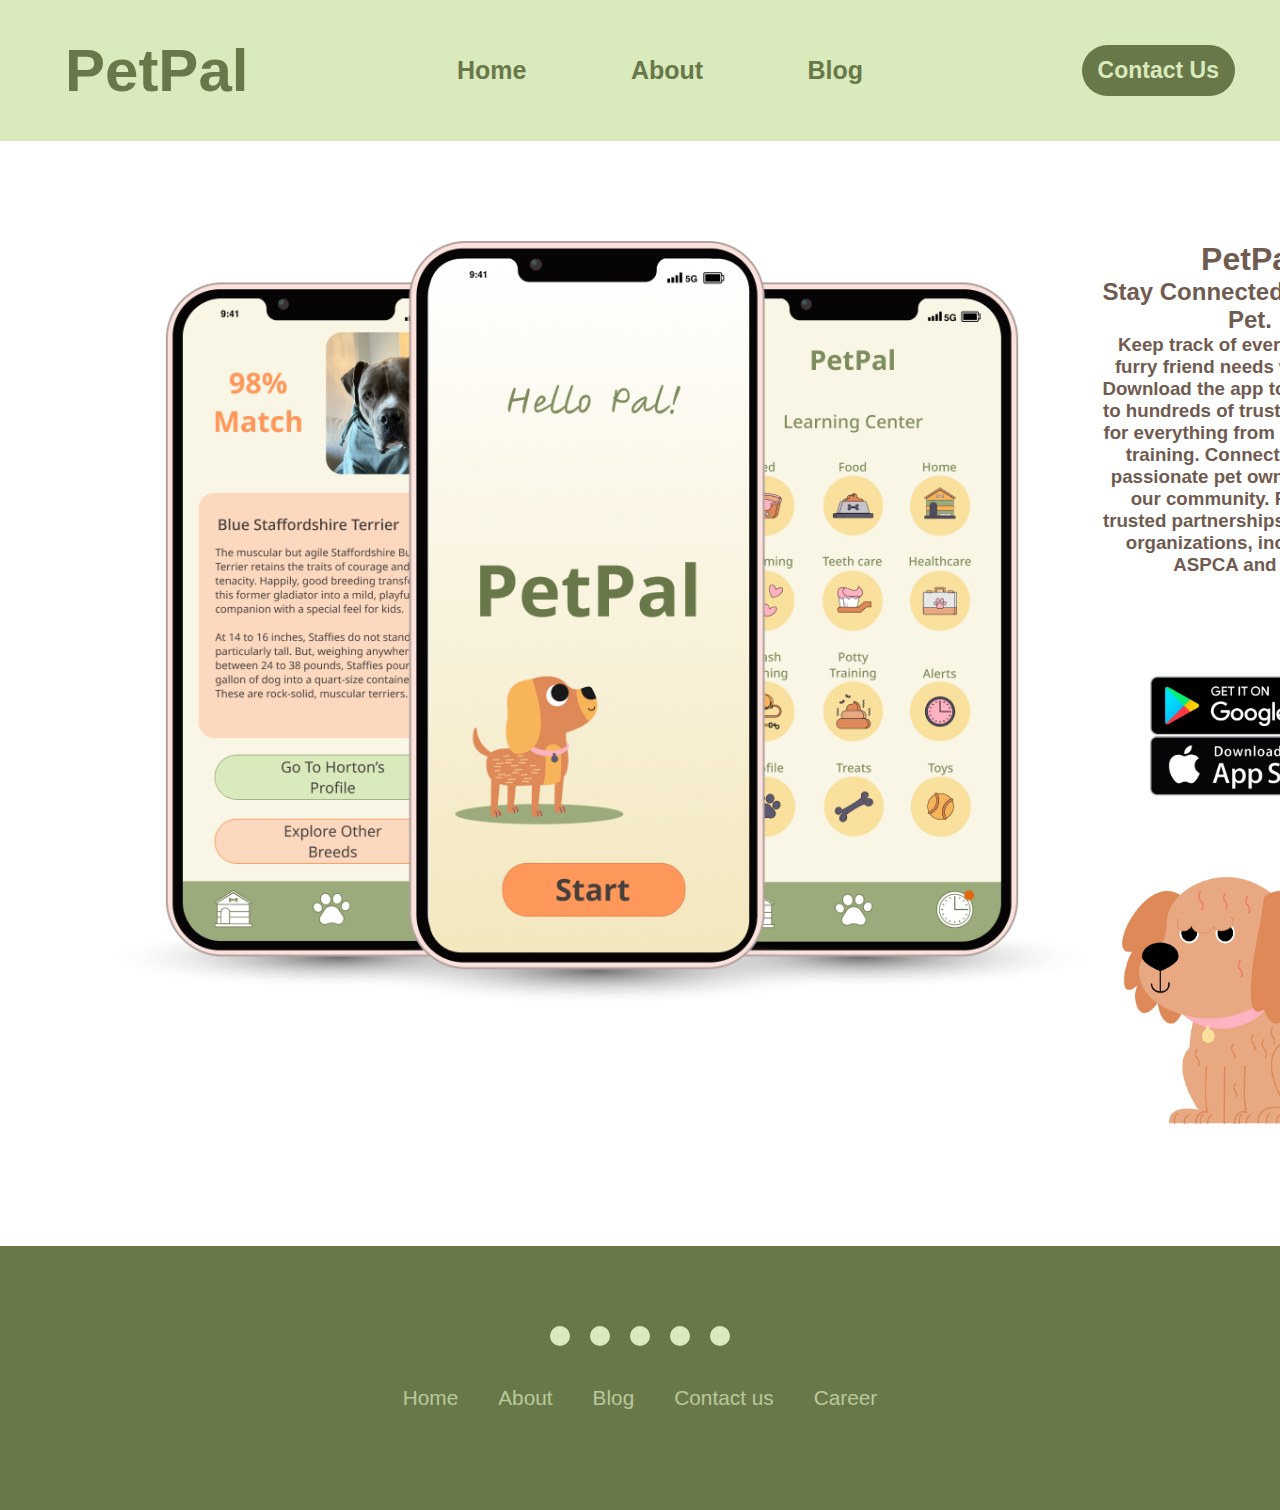
<file: index.html>
<!DOCTYPE html>
<html lang="en">
<head>
    <meta charset="UTF-8">
    <meta name="viewport" content="width=device-width, initial-scale=1.0">
    
    <link rel="stylesheet" href="CSS/styles.css">
    <link rel="stylesheet" href="https://cdnjs.cloudflare.com/ajax/libs/font-awesome/6.4.2/css/all.min.css" integrity="sha512-z3gLpd7yknf1YoNbCzqRKc4qyor8gaKU1qmn+CShxbuBusANI9QpRohGBreCFkKxLhei6S9CQXFEbbKuqLg0DA==" crossorigin="anonymous" referrerpolicy="no-referrer" />
     
    <title> PetPal Home </title>
    
</head>
<body>
     
    <header>
        <h1 class="logo">PetPal</h1>
       <ul>
        <li class="list_item"><a href="index.html">Home</a></li>
        <li class="list_item"><a href="about.html">About</a></li>
        <li class="list_item"><a href="blog.html">Blog</a></li>
       </ul>
       <a href="contactus.html"><button>Contact Us</button></a>
    
    </header>
    <div class="container">
        <div>
            <img src="Images/phonemockups.png" width="1000"/>
        </div>
        <div class="text">
        <h1>
            PetPal
        </h1>
        <h2>
           Stay Connected with Your Pet. 
        </h2>
        <h3>
            Keep track of everything your furry friend needs with PetPal! 
            Download the app to gain access to hundreds of trusted recources 
            for everything from healthcare to training. 
            Connect with other passionate pet owners and join our community.
            PetPal has trusted partnerships with several organizations,
            including the ASPCA and AKC.
    
        </h3>
        <div class="badges">
        <img src="Images/badges.jpg" width="200"></div>
        <div class="dog">
        <img src="Images/dog1.jpg" width="300">   
        </div>
        
       
</div>
    </div>

<footer>
    <div class="footerContainer">
        <div class="socialIcons">
            <a href=""><i class="fa-brands fa-facebook"></i></a>
            <a href=""><i class="fa-brands fa-instagram"></i></a>
            <a href=""><i class="fa-brands fa-twitter"></i></a>
            <a href=""><i class="fa-brands fa-google-plus"></i></a>
            <a href=""><i class="fa-brands fa-youtube"></i></a>   
        </div>
        <div class="footerNav">
            <ul>
                <li><a href="">Home</a></li>
                <li><a href="">About</a></li>
                <li><a href="">Blog</a></li>
                <li><a href="">Contact us</a></li>
                <li><a href="">Career</a></li>
            </ul>
        </div>
       
    </div>
    
</footer>
 
    </body>

</html>
</file>
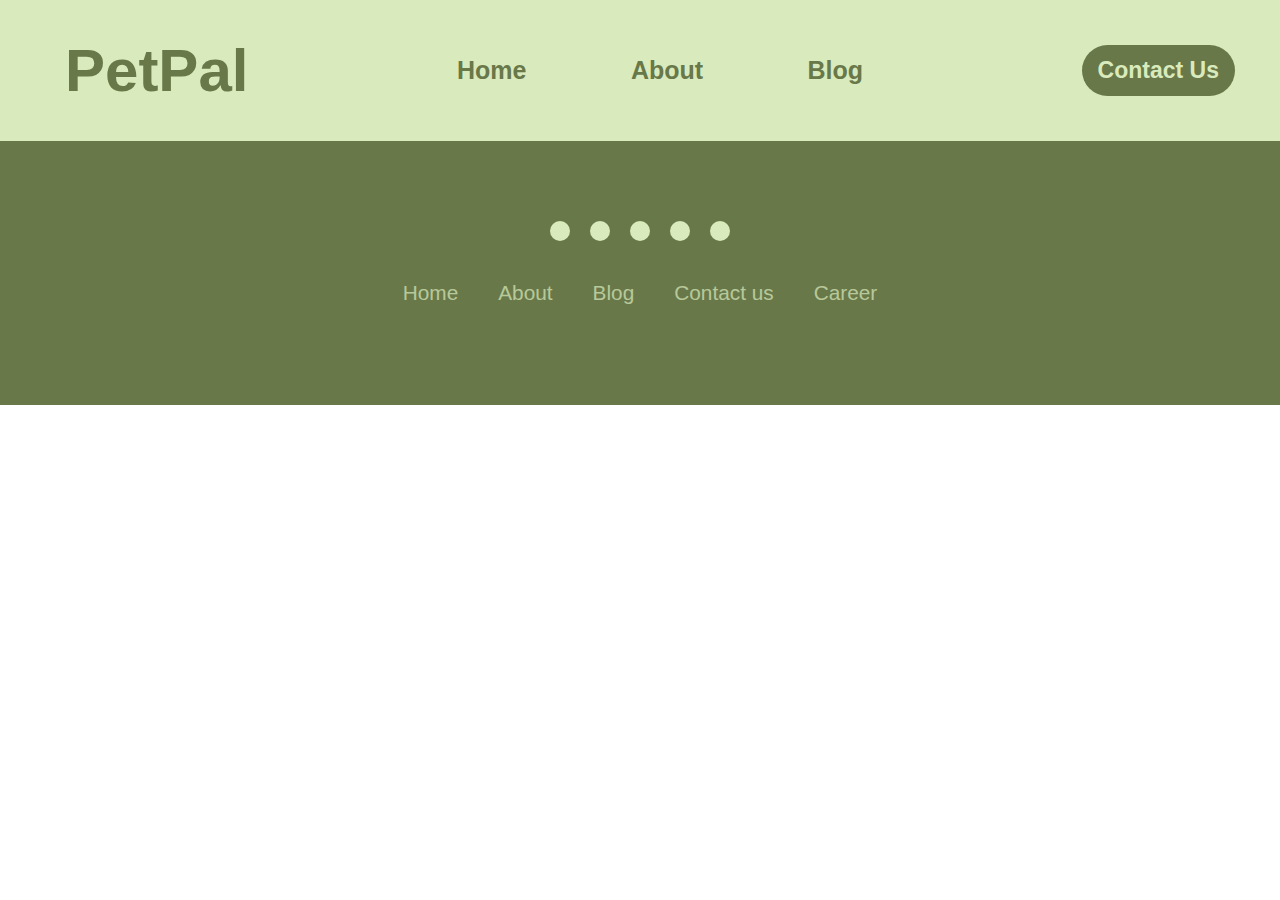
<file: about.html>
<!DOCTYPE html>
<html lang="en">
<head>
    <meta charset="UTF-8">
    <meta name="viewport" content="width=device-width, initial-scale=1.0">
    <link rel="stylesheet" href="CSS/styles.css">
    <link rel="stylesheet" href="https://cdnjs.cloudflare.com/ajax/libs/font-awesome/6.4.2/css/all.min.css" integrity="sha512-z3gLpd7yknf1YoNbCzqRKc4qyor8gaKU1qmn+CShxbuBusANI9QpRohGBreCFkKxLhei6S9CQXFEbbKuqLg0DA==" crossorigin="anonymous" referrerpolicy="no-referrer" />
     
    <title>PetPal About</title>
</head>
<body>
    <header>
        <h class="logo">PetPal</h>
       <ul>
        <li class="list_item"><a href="index.html">Home</a></li>
        <li class="list_item"><a href="about.html">About</a></li>
        <li class="list_item"><a href="blog.html">Blog</a></li>
       </ul>
       <a href="contactus.html"><button>Contact Us</button></a>
    
    </header>
    <footer>
        <div class="footerContainer">
            <div class="socialIcons">
                <a href=""><i class="fa-brands fa-facebook"></i></a>
                <a href=""><i class="fa-brands fa-instagram"></i></a>
                <a href=""><i class="fa-brands fa-twitter"></i></a>
                <a href=""><i class="fa-brands fa-google-plus"></i></a>
                <a href=""><i class="fa-brands fa-youtube"></i></a>   
            </div>
            <div class="footerNav">
                <ul>
                    <li><a href="">Home</a></li>
                    <li><a href="">About</a></li>
                    <li><a href="">Blog</a></li>
                    <li><a href="">Contact us</a></li>
                    <li><a href="">Career</a></li>
                </ul>
            </div>
           
        </div>
        
    </footer>
</body>
</html>
</file>
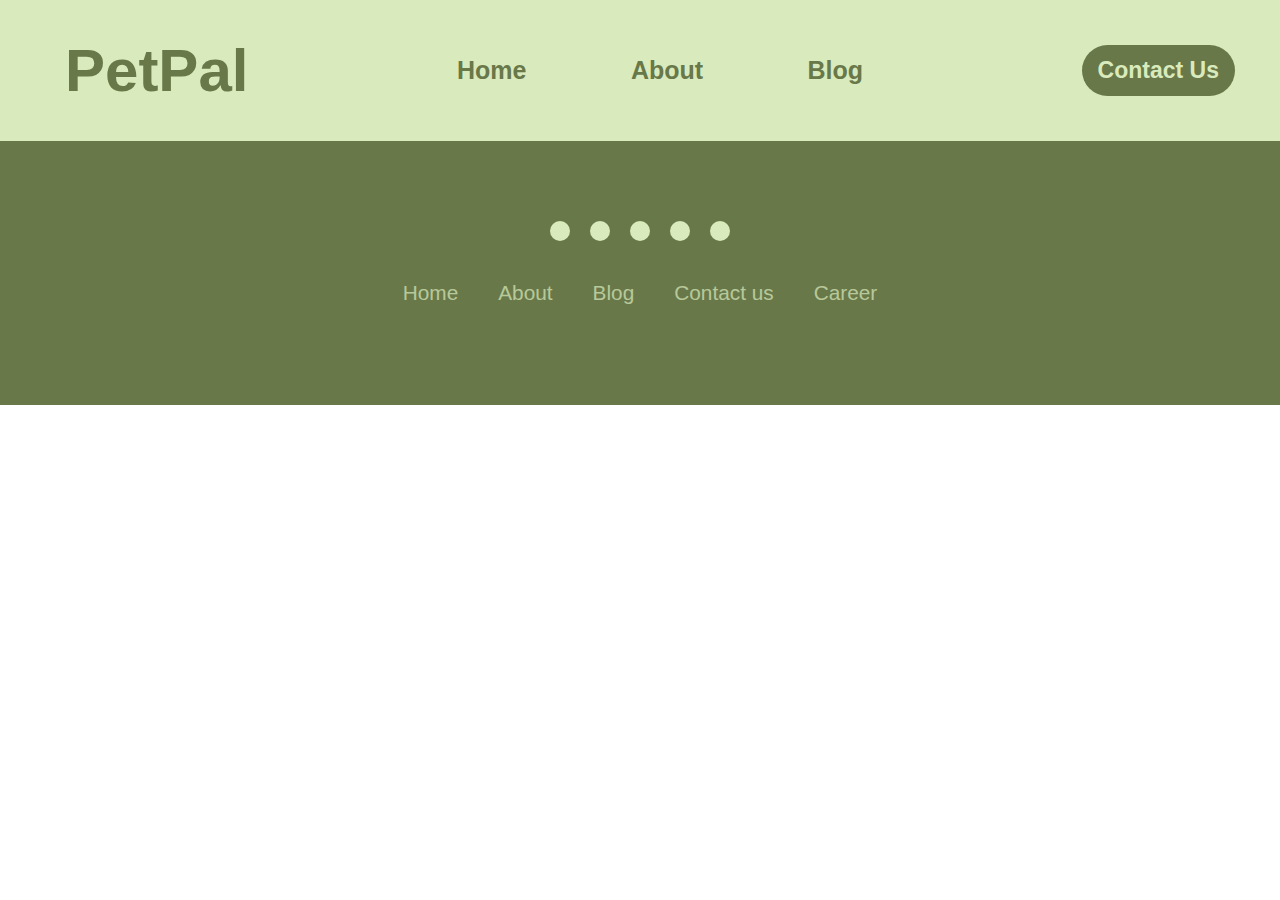
<file: blog.html>
<!DOCTYPE html>
<html lang="en">
<head>
    <meta charset="UTF-8">
    <meta name="viewport" content="width=device-width, initial-scale=1.0">
    <link rel="stylesheet" href="CSS/styles.css">
    <link rel="stylesheet" href="https://cdnjs.cloudflare.com/ajax/libs/font-awesome/6.4.2/css/all.min.css" integrity="sha512-z3gLpd7yknf1YoNbCzqRKc4qyor8gaKU1qmn+CShxbuBusANI9QpRohGBreCFkKxLhei6S9CQXFEbbKuqLg0DA==" crossorigin="anonymous" referrerpolicy="no-referrer" />
     
    <title>PetPal Blog</title>
</head>
<body>
    <header>
        <h class="logo">PetPal</h>
       <ul>
        <li class="list_item"><a href="index.html">Home</a></li>
        <li class="list_item"><a href="about.html">About</a></li>
        <li class="list_item"><a href="blog.html">Blog</a></li>
       </ul>
       <a href="contactus.html"><button>Contact Us</button></a>
    
    </header>
    <footer>
        <div class="footerContainer">
            <div class="socialIcons">
                <a href=""><i class="fa-brands fa-facebook"></i></a>
                <a href=""><i class="fa-brands fa-instagram"></i></a>
                <a href=""><i class="fa-brands fa-twitter"></i></a>
                <a href=""><i class="fa-brands fa-google-plus"></i></a>
                <a href=""><i class="fa-brands fa-youtube"></i></a>   
            </div>
            <div class="footerNav">
                <ul>
                    <li><a href="">Home</a></li>
                    <li><a href="">About</a></li>
                    <li><a href="">Blog</a></li>
                    <li><a href="">Contact us</a></li>
                    <li><a href="">Career</a></li>
                </ul>
            </div>
           
        </div>
        
    </footer>
</body>
</html>
</file>
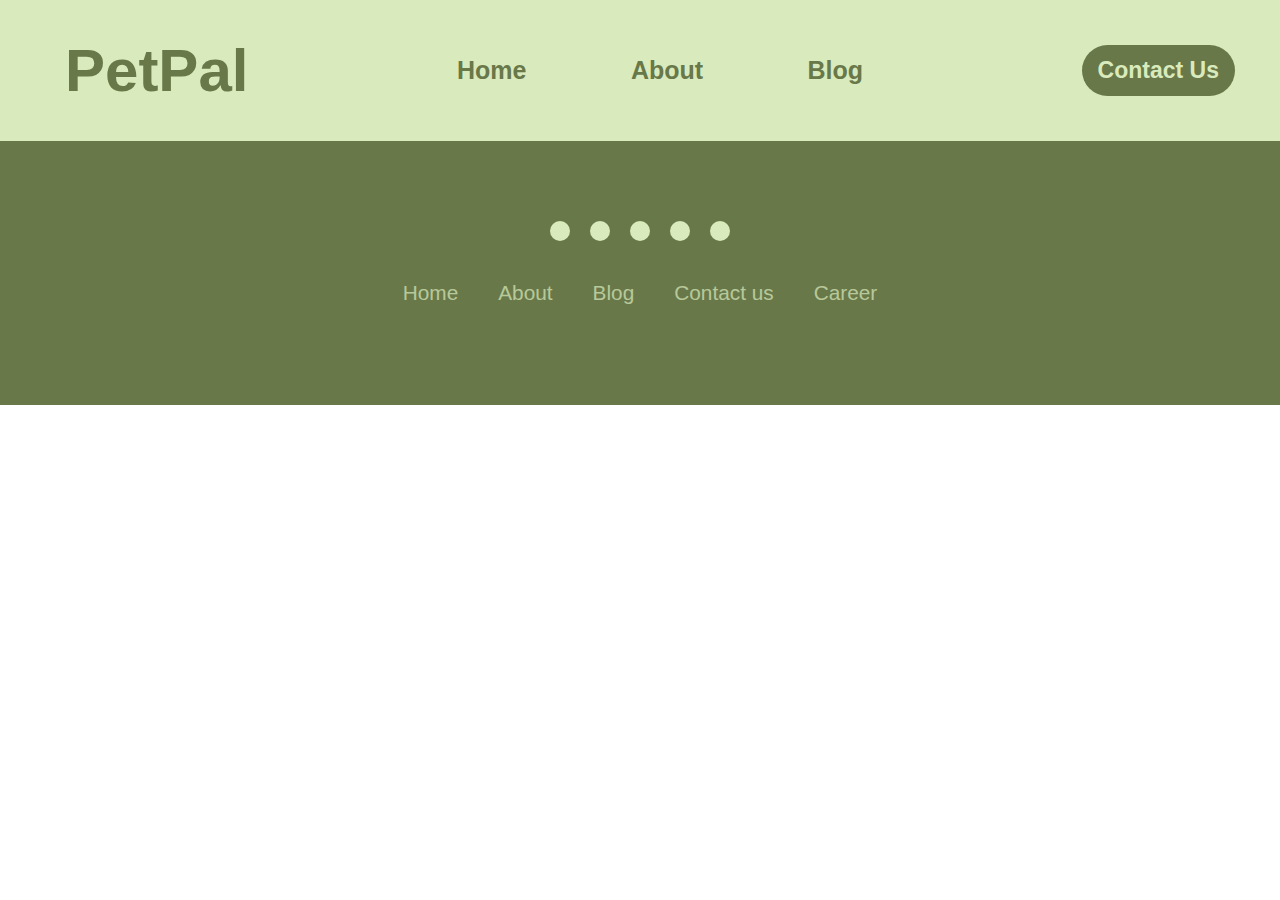
<file: contactus.html>
<!DOCTYPE html>
<html lang="en">
<head>
    <meta charset="UTF-8">
    <meta name="viewport" content="width=device-width, initial-scale=1.0">
    <link rel="stylesheet" href="CSS/styles.css">
    <link rel="stylesheet" href="https://cdnjs.cloudflare.com/ajax/libs/font-awesome/6.4.2/css/all.min.css" integrity="sha512-z3gLpd7yknf1YoNbCzqRKc4qyor8gaKU1qmn+CShxbuBusANI9QpRohGBreCFkKxLhei6S9CQXFEbbKuqLg0DA==" crossorigin="anonymous" referrerpolicy="no-referrer" />
     
    <title>PetPal Contact Us</title>
</head>
<body>
    <header>
        <h class="logo">PetPal</h>
       <ul>
        <li class="list_item"><a href="index.html">Home</a></li>
        <li class="list_item"><a href="about.html">About</a></li>
        <li class="list_item"><a href="blog.html">Blog</a></li>
       </ul>
       <a href="contactus.html"><button>Contact Us</button></a>
    
    </header>
    <footer>
        <div class="footerContainer">
            <div class="socialIcons">
                <a href=""><i class="fa-brands fa-facebook"></i></a>
                <a href=""><i class="fa-brands fa-instagram"></i></a>
                <a href=""><i class="fa-brands fa-twitter"></i></a>
                <a href=""><i class="fa-brands fa-google-plus"></i></a>
                <a href=""><i class="fa-brands fa-youtube"></i></a>   
            </div>
            <div class="footerNav">
                <ul>
                    <li><a href="">Home</a></li>
                    <li><a href="">About</a></li>
                    <li><a href="">Blog</a></li>
                    <li><a href="">Contact us</a></li>
                    <li><a href="">Career</a></li>
                </ul>
            </div>
           
        </div>
        
    </footer>
</body>
</html>
</file>
<file: CSS/styles.css>
@import url('https://fonts.googleapis.com/css2?family=Noto+Sans:wght@500&family=Open+Sans:ital,wght@0,300;0,400;0,500;0,600;0,700;0,800;1,300;1,400;1,500;1,600;1,700;1,800&display=swap');

*{
    font-family: sans-serif;
}
body
{
    background-color:#ffffff;
    padding: 0;
    Margin: 0;
    overflow-x: hidden;
    text-align:center;
}
header{
    display: flex;
    justify-content: space-between;
    align-items: center;
    background-color:#D9EBBD;
    padding: 15px;
}
.list_item{
    display: inline-block;
}
.list_item a{
    text-decoration: none;
    padding: 0px 20px;
    color:#697849;
    font-weight: bold;
    font-size: 25px;
}
.logo{
    color: #697849;
    font-weight: bold;
    font-size: 60px;
    padding: 20px;
    padding-left: 50px;
    
}
button{
    background-color: #697849;
    padding: 12px 16px;
    margin:30px;
    border: none;
    border-radius: 30px;
    color:#D9EBBD;
    font-weight:bold;
    font-size: 23px;

}

header li{
    color:#697849;
    padding: 30px;
    font-size: x-large;
    font-style: bold;
}
header li a:hover
{
    color:#FF985A;
    text-decoration: none;
    transition: all 0.5s;
    
}
button:hover{
    background-color: #FF985A;
    color:#D9EBBD;
    transition: all 0.5s;
    
}
header ul #contact a{
    color: #ffffff;
    background: linear-gradient(90deg, #697849, #697849);
    border-radius: 30px;
    float: right;
    position: relative;
    right: 90px;
    top:1px;
    padding: 15px;

}
header .active{
    color:#453F3C
}
header li img{
    width: 140px;
    height: 40px;
    margin-top: 10px;
    float: left;
}
.container {
    display: grid;
    grid-template-columns: 1fr 1fr;
    padding: 100px;
        }
.text{
    color: #705b51;
    
}
.badges{
    align-content: center;
    padding-top: 100px ;
}
.dog{
    padding-top: 50px;
}
*{
    padding:0;
    margin:0;
    box-sizing:border-box;
}
footer{
    background-color:#697849;
    }
.footerContainer{
    width: 100%;
    padding: 70px;
}
.socialIcons{
    display: flex;
    justify-content:center;
    
}
.socialIcons a{
    text-decoration: none;
    padding: 10px;
    background-color: #D9EBBD ;
    margin: 10px;
    border-radius: 50%;
}
.socialIcons a i{
    font-size: 2em;
    color: #697849;
    opacity: 0.9;
}
/*Hover Effects on Social Media Icons */
.socialIcons a:hover{
    background-color:#697849;
    transition: 0.5s;
}
.socialIcons a:hover i{
    color:#D9EBBD;
}
.footerNav{
    margin:30px;
}
.footerNav ul{
    display: flex;
    justify-content: center;
    list-style-type: none;
}
.footerNav ul li a{
    
    color:#D9EBBD;
    margin: 20px;
    text-decoration: none;
    font-size: 1.3em;
    opacity: 0.7;
    transition: 0.5s;
   }
.footerNav ul li a:hover{
    color:#FF985A;
}
@media (max-width: 700px){
    .footerNav ul{
        flex-direction: column;
    }
    .footerNav ul li{
        width: 100%;
        text-align: center;
        margin: 10px;
    
    }
}
</file>
